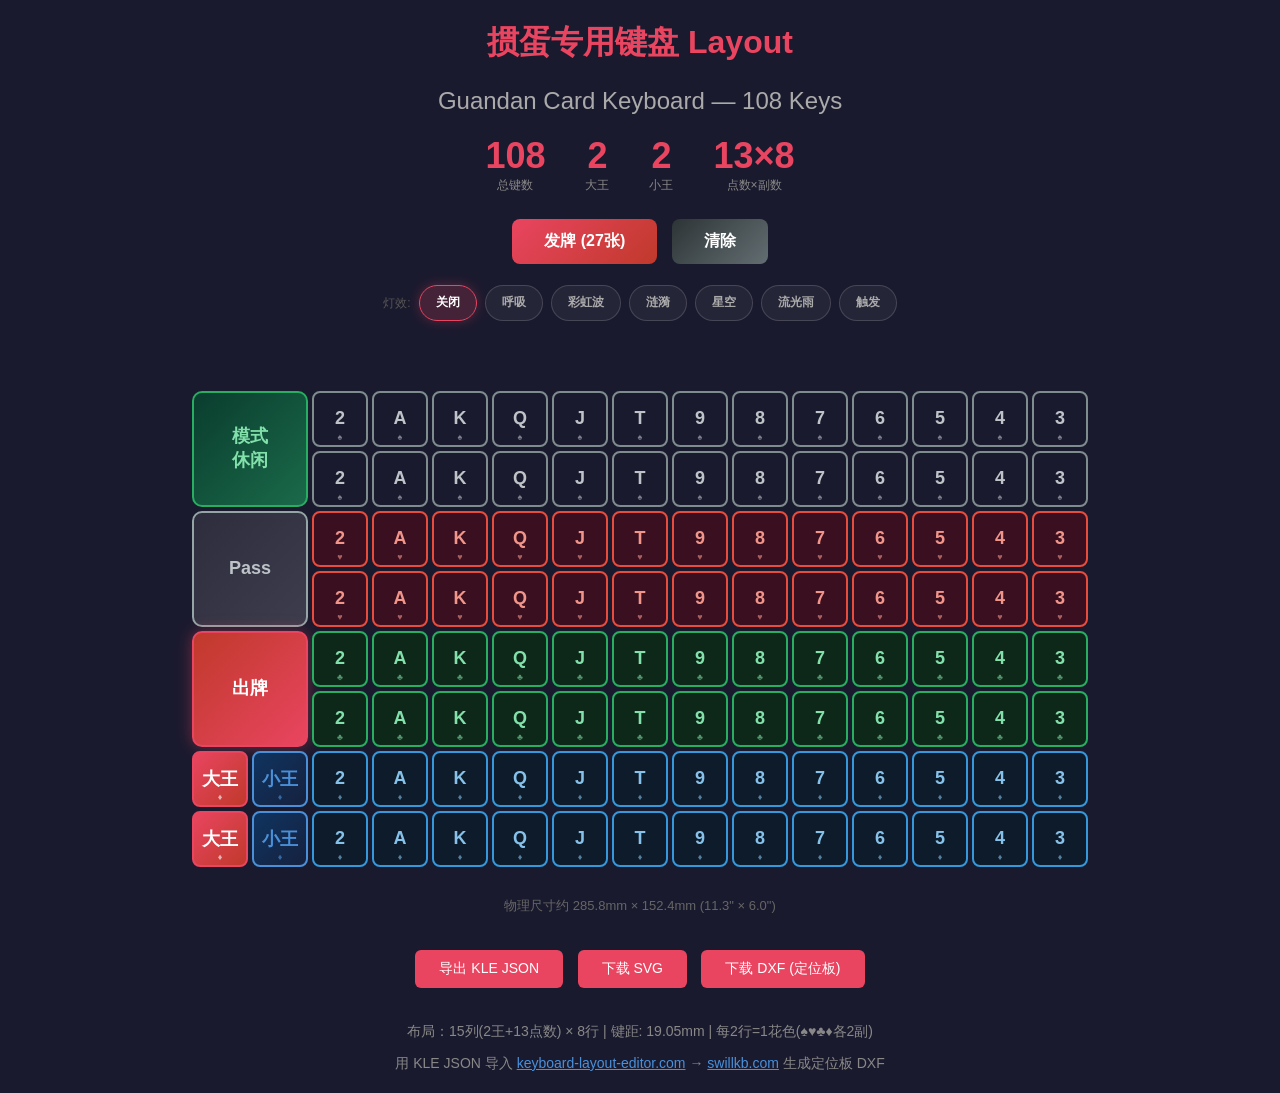
<file: guandan_keyboard_layout.html>
<!DOCTYPE html>
<html lang="zh">
<head>
<meta charset="UTF-8">
<title>掼蛋专用键盘 Layout</title>
<style>
  body { font-family: 'Segoe UI', Arial, sans-serif; background: #1a1a2e; color: #fff; margin: 20px; }
  h1 { text-align: center; color: #e94560; }
  h2 { text-align: center; color: #aaa; font-weight: normal; }
  .keyboard {
    display: grid;
    grid-template-columns: repeat(15, 56px);
    grid-template-rows: repeat(8, 56px);
    gap: 4px;
    margin: 30px auto;
    width: fit-content;
  }
  /* Integrated action buttons in joker empty area */
  .kb-action {
    border-radius: 10px; border: 2px solid;
    font-size: 15px; font-weight: 900;
    cursor: pointer; user-select: none;
    display: flex; align-items: center; justify-content: center;
    transition: all 0.2s; text-align: center;
    font-family: 'Segoe UI', Arial, sans-serif;
    line-height: 1.3; box-sizing: border-box;
  }
  .kb-action:hover { filter: brightness(1.3); }
  .kb-action:active { filter: brightness(0.9); }
  .kb-action.btn-mode {
    grid-column: 1 / 3; grid-row: 1 / 3;
    background: linear-gradient(135deg, #0a3d2e, #1a6a4a);
    border-color: #27ae60; color: #82e0aa;
    font-size: 18px;
  }
  .kb-action.btn-pass {
    grid-column: 1 / 3; grid-row: 3 / 5;
    background: linear-gradient(135deg, #2d2d3d, #3d3d4d);
    border-color: #95a5a6; color: #bdc3c7;
    font-size: 18px;
  }
  .kb-action.btn-play {
    grid-column: 1 / 3; grid-row: 5 / 7;
    background: linear-gradient(135deg, #c0392b, #e94560);
    border-color: #e94560; color: #fff;
    box-shadow: 0 0 16px rgba(233,69,96,0.4);
    font-size: 18px;
  }
  /* .row no longer used — keyboard is CSS Grid */
  .key {
    width: 56px; height: 56px;
    box-sizing: border-box;
    border: 2px solid;
    border-radius: 8px;
    display: flex; align-items: center; justify-content: center;
    font-size: 18px; font-weight: bold;
    cursor: pointer; user-select: none;
    transition: all 0.15s;
    position: relative;
  }
  .key:hover { box-shadow: 0 4px 12px rgba(0,0,0,0.4); filter: brightness(1.3); }
  .key .sub { position: absolute; bottom: 3px; font-size: 9px; opacity: 0.6; }

  /* Suit colors: 2 rows per suit */
  /* Spades ♠ - dark/silver */
  .suit-spade { background: #1a1a2e; border-color: #7f8c8d; color: #bdc3c7; }
  .suit-spade.big-joker { background: linear-gradient(135deg, #e94560, #c0392b); border-color: #e94560; color: #fff; }
  .suit-spade.small-joker { background: linear-gradient(135deg, #0f3460, #16213e); border-color: #4a90d9; color: #4a90d9; }

  /* Hearts ♥ - red */
  .suit-heart { background: #3a1020; border-color: #e74c3c; color: #f1948a; }
  .suit-heart.big-joker { background: linear-gradient(135deg, #e94560, #c0392b); border-color: #e94560; color: #fff; }
  .suit-heart.small-joker { background: linear-gradient(135deg, #0f3460, #16213e); border-color: #4a90d9; color: #4a90d9; }

  /* Clubs ♣ - green */
  .suit-club { background: #0d2818; border-color: #27ae60; color: #82e0aa; }
  .suit-club.big-joker { background: linear-gradient(135deg, #e94560, #c0392b); border-color: #e94560; color: #fff; }
  .suit-club.small-joker { background: linear-gradient(135deg, #0f3460, #16213e); border-color: #4a90d9; color: #4a90d9; }

  /* Diamonds ♦ - blue */
  .suit-diamond { background: #0d1b2a; border-color: #3498db; color: #85c1e9; }
  .suit-diamond.big-joker { background: linear-gradient(135deg, #e94560, #c0392b); border-color: #e94560; color: #fff; }
  .suit-diamond.small-joker { background: linear-gradient(135deg, #0f3460, #16213e); border-color: #4a90d9; color: #4a90d9; }

  .spacer { width: 56px; height: 56px; }

  .empty { width: 56px; height: 56px; box-sizing: border-box; border: 2px solid transparent; border-radius: 8px; }

  /* All keys start dark before dealing */
  .key.dark {
    opacity: 0.06;
    filter: grayscale(1) brightness(0.3);
  }

  /* Card landing — glow flash only, NO transform/scale/rotate */
  @keyframes cardLand {
    0%   { opacity: 0.3; box-shadow: 0 0 50px 20px currentColor; filter: brightness(2.5); }
    60%  { opacity: 1;   box-shadow: 0 0 24px 8px currentColor;  filter: brightness(1.8); }
    100% { opacity: 1;   box-shadow: 0 0 14px 3px currentColor;  filter: brightness(1.5) saturate(1.3); }
  }

  .key.dealing {
    animation: cardLand 0.4s ease-out forwards;
    z-index: 2;
  }

  /* Settled card — pure visual, zero transform */
  .key.lit {
    box-shadow: 0 0 14px 3px currentColor, inset 0 0 10px rgba(255,255,255,0.1);
    z-index: 2;
    filter: brightness(1.5) saturate(1.3);
    opacity: 1;
  }

  /* Undealt keys — visible grid */
  .key.dim {
    opacity: 0.25;
    filter: grayscale(0.6) brightness(0.5);
  }

  /* After sort compress */
  .key.sorted {
    box-shadow: 0 0 16px 4px currentColor, inset 0 0 12px rgba(255,255,255,0.15);
    filter: brightness(1.6) saturate(1.4);
  }

  /* Deal button */
  .deal-section { text-align: center; margin: 16px; }
  .deal-btn {
    background: linear-gradient(135deg, #e94560, #c0392b); color: #fff; border: none;
    padding: 12px 32px; border-radius: 8px; font-size: 16px; font-weight: bold;
    cursor: pointer; transition: all 0.2s; margin: 5px;
  }
  .deal-btn:hover { transform: scale(1.05); box-shadow: 0 4px 20px rgba(233,69,96,0.5); }
  .deal-btn.secondary { background: linear-gradient(135deg, #2d3436, #636e72); }
  .deal-btn.secondary:hover { box-shadow: 0 4px 20px rgba(99,110,114,0.5); }

  #hand-info {
    text-align: center; margin: 10px; color: #aaa; font-size: 14px;
    min-height: 24px;
  }

  .info { text-align: center; margin: 20px; color: #888; font-size: 14px; }
  .stats { display: flex; justify-content: center; gap: 40px; margin: 20px; }
  .stat { text-align: center; }
  .stat .num { font-size: 36px; color: #e94560; font-weight: bold; }
  .stat .label { font-size: 12px; color: #888; }

  .export-section { text-align: center; margin: 30px; }
  .export-section button {
    background: #e94560; color: #fff; border: none; padding: 10px 24px;
    border-radius: 6px; font-size: 14px; cursor: pointer; margin: 5px;
  }
  .export-section button:hover { background: #c0392b; }
  #kle-output {
    background: #16213e; color: #7fb3d8; padding: 16px; border-radius: 8px;
    font-family: monospace; font-size: 12px; white-space: pre-wrap;
    max-width: 1100px; margin: 16px auto; display: none; text-align: left;
    max-height: 400px; overflow-y: auto;
  }

  .dimensions {
    text-align: center; color: #666; font-size: 13px; margin-top: 10px;
  }

  /* === RGB Light Effects === */
  .rgb-bar {
    display: flex; justify-content: center; gap: 8px; margin: 16px;
    flex-wrap: wrap;
  }
  .rgb-btn {
    padding: 8px 16px; border-radius: 20px; border: 1.5px solid rgba(255,255,255,0.15);
    background: rgba(255,255,255,0.05); color: #aaa; font-size: 12px;
    cursor: pointer; transition: all 0.2s; font-weight: 600;
  }
  .rgb-btn:hover { border-color: rgba(255,255,255,0.4); color: #fff; }
  .rgb-btn.active { border-color: #e94560; color: #fff; background: rgba(233,69,96,0.2); box-shadow: 0 0 12px rgba(233,69,96,0.3); }

  /* Breathing — slow hue cycle on each key */
  @keyframes rgbBreathe {
    0%   { filter: brightness(0.6) saturate(0.8) hue-rotate(0deg); }
    25%  { filter: brightness(1.3) saturate(1.4) hue-rotate(60deg); }
    50%  { filter: brightness(1.6) saturate(1.6) hue-rotate(120deg); }
    75%  { filter: brightness(1.3) saturate(1.4) hue-rotate(240deg); }
    100% { filter: brightness(0.6) saturate(0.8) hue-rotate(360deg); }
  }
  .rgb-breathe .key {
    animation: rgbBreathe 4s ease-in-out infinite;
  }
  /* Stagger per key for wave feel */
  .rgb-breathe .key { animation-delay: calc(var(--ki) * 0.08s); }

  /* Rainbow Wave — horizontal sweep */
  @keyframes rgbWave {
    0%   { filter: brightness(1.2) hue-rotate(0deg); box-shadow: 0 0 8px 2px currentColor; }
    50%  { filter: brightness(1.8) hue-rotate(180deg); box-shadow: 0 0 16px 4px currentColor; }
    100% { filter: brightness(1.2) hue-rotate(360deg); box-shadow: 0 0 8px 2px currentColor; }
  }
  .rgb-wave .key {
    animation: rgbWave 3s ease-in-out infinite;
    animation-delay: calc(var(--ci) * 0.15s);
  }

  /* Ripple — radial pulse from center */
  @keyframes rgbRipple {
    0%   { filter: brightness(0.5); box-shadow: none; }
    50%  { filter: brightness(2) saturate(2) hue-rotate(var(--hue)); box-shadow: 0 0 20px 6px currentColor; }
    100% { filter: brightness(0.5); box-shadow: none; }
  }
  .rgb-ripple .key {
    animation: rgbRipple 2.5s ease-in-out infinite;
    animation-delay: calc(var(--dist) * 0.12s);
  }

  /* Starfield — random twinkle */
  @keyframes rgbStar {
    0%,100% { filter: brightness(0.4); opacity: 0.3; }
    50%     { filter: brightness(2) saturate(2) hue-rotate(var(--hue)); opacity: 1; box-shadow: 0 0 14px 4px currentColor; }
  }
  .rgb-star .key {
    animation: rgbStar 2s ease-in-out infinite;
    animation-delay: calc(var(--rand) * 3s);
  }

  /* Rain — top to bottom cascade */
  @keyframes rgbRain {
    0%   { filter: brightness(0.4); opacity: 0.2; }
    30%  { filter: brightness(1.8) saturate(1.5) hue-rotate(var(--hue)); opacity: 1; box-shadow: 0 0 12px 3px currentColor; }
    100% { filter: brightness(0.4); opacity: 0.2; }
  }
  .rgb-rain .key {
    animation: rgbRain 1.8s ease-out infinite;
    animation-delay: calc(var(--ri) * 0.2s + var(--ci) * 0.05s);
  }

  /* Reactive — only lit/sorted keys pulse */
  @keyframes rgbReact {
    0%,100% { filter: brightness(1.4) saturate(1.3); }
    50%     { filter: brightness(2) saturate(2) hue-rotate(30deg); box-shadow: 0 0 24px 8px currentColor; }
  }
  .rgb-reactive .key.lit,
  .rgb-reactive .key.sorted {
    animation: rgbReact 1.5s ease-in-out infinite;
    animation-delay: calc(var(--ci) * 0.1s);
  }
</style>
</head>
<body>

<h1>掼蛋专用键盘 Layout</h1>
<h2>Guandan Card Keyboard — 108 Keys</h2>

<div class="stats">
  <div class="stat"><div class="num">108</div><div class="label">总键数</div></div>
  <div class="stat"><div class="num">2</div><div class="label">大王</div></div>
  <div class="stat"><div class="num">2</div><div class="label">小王</div></div>
  <div class="stat"><div class="num">13×8</div><div class="label">点数×副数</div></div>
</div>

<div class="deal-section">
  <button class="deal-btn" onclick="dealHand()">发牌 (27张)</button>
  <button class="deal-btn secondary" onclick="clearHand()">清除</button>
</div>

<div class="rgb-bar" id="rgb-bar">
  <span style="color:#555;font-size:12px;line-height:36px;">灯效:</span>
  <button class="rgb-btn" onclick="setRGB('off')">关闭</button>
  <button class="rgb-btn" onclick="setRGB('breathe')">呼吸</button>
  <button class="rgb-btn" onclick="setRGB('wave')">彩虹波</button>
  <button class="rgb-btn" onclick="setRGB('ripple')">涟漪</button>
  <button class="rgb-btn" onclick="setRGB('star')">星空</button>
  <button class="rgb-btn" onclick="setRGB('rain')">流光雨</button>
  <button class="rgb-btn" onclick="setRGB('reactive')">触发</button>
</div>
<div id="hand-info"></div>

<div class="keyboard" id="keyboard"></div>

<div class="dimensions" id="dims"></div>

<div class="export-section">
  <button onclick="showKLE()">导出 KLE JSON</button>
  <button onclick="downloadSVG()">下载 SVG</button>
  <button onclick="downloadDXF()">下载 DXF (定位板)</button>
  <div id="kle-output"></div>
</div>

<div class="info">
  <p>布局：15列(2王+13点数) × 8行 | 键距: 19.05mm | 每2行=1花色(♠♥♣♦各2副)</p>
  <p>用 KLE JSON 导入 <a href="http://www.keyboard-layout-editor.com" style="color:#4a90d9">keyboard-layout-editor.com</a> →
  <a href="http://builder.swillkb.com" style="color:#4a90d9">swillkb.com</a> 生成定位板 DXF</p>
</div>

<script>
// Order: 大王 小王 2 A K Q J T 9 8 7 6 5 4 3
const RANKS = ['2','A','K','Q','J','T','9','8','7','6','5','4','3'];

// 4 suits × 2 rows each = 8 rows
const SUITS = [
  { name: '♠', cls: 'suit-spade',   label: '♠' },
  { name: '♥', cls: 'suit-heart',   label: '♥' },
  { name: '♣', cls: 'suit-club',    label: '♣' },
  { name: '♦', cls: 'suit-diamond', label: '♦' },
];

const MODES = ['休闲','训练','竞技'];
let currentMode = 0;

function buildKeyboard() {
  const kb = document.getElementById('keyboard');

  // Action buttons in joker empty area (cols 0-1, rows 0-5)
  const modeBtn = document.createElement('div');
  modeBtn.className = 'kb-action btn-mode';
  modeBtn.id = 'mode-btn';
  modeBtn.textContent = '模式\n' + MODES[currentMode];
  modeBtn.style.whiteSpace = 'pre-line';
  modeBtn.onclick = () => {
    currentMode = (currentMode + 1) % MODES.length;
    modeBtn.textContent = '模式\n' + MODES[currentMode];
    SFX.play('click');
  };
  kb.appendChild(modeBtn);

  const passBtn = document.createElement('div');
  passBtn.className = 'kb-action btn-pass';
  passBtn.textContent = 'Pass';
  passBtn.onclick = () => SFX.play('click');
  kb.appendChild(passBtn);

  const playBtn = document.createElement('div');
  playBtn.className = 'kb-action btn-play';
  playBtn.textContent = '出牌';
  playBtn.onclick = () => SFX.play('deal');
  kb.appendChild(playBtn);

  // Build card keys with explicit grid positions
  let rowIdx = 0;
  for (const suit of SUITS) {
    for (let dup = 0; dup < 2; dup++) {
      const r = rowIdx;

      // Joker keys at rows 6-7 only (row 7 = last row, used by 出牌 area? No, jokers at row index 6-7 = grid-row 7-8)
      if (r >= 6) {
        const bk = makeKey('大王', `${suit.cls} big-joker`, suit.label, r, 0);
        bk.style.gridColumn = '1'; bk.style.gridRow = String(r + 1);
        kb.appendChild(bk);
        const sk = makeKey('小王', `${suit.cls} small-joker`, suit.label, r, 1);
        sk.style.gridColumn = '2'; sk.style.gridRow = String(r + 1);
        kb.appendChild(sk);
      }

      // 13 rank keys (cols 2-14 → grid-column 3-15)
      for (let ci = 0; ci < RANKS.length; ci++) {
        const k = makeKey(RANKS[ci], suit.cls, suit.label, r, ci + 2);
        k.style.gridColumn = String(ci + 3);
        k.style.gridRow = String(r + 1);
        kb.appendChild(k);
      }
      rowIdx++;
    }
  }

  // Dimensions
  const TOTAL_COLS = 15;
  const mmW = (TOTAL_COLS * 19.05).toFixed(1);
  const mmH = (8 * 19.05).toFixed(1);
  document.getElementById('dims').textContent =
    `物理尺寸约 ${mmW}mm × ${mmH}mm (${(mmW/25.4).toFixed(1)}" × ${(mmH/25.4).toFixed(1)}")`;
}

let keyIndex = 0;
function makeKey(label, cls, sub, row, col) {
  const key = document.createElement('div');
  key.className = `key ${cls}`;
  key.dataset.idx = keyIndex++;
  key.dataset.card = label;
  key.dataset.suit = sub || '';
  key.dataset.row = row;
  key.dataset.col = col;
  key.textContent = label;
  if (sub) {
    const s = document.createElement('span');
    s.className = 'sub';
    s.textContent = sub;
    key.appendChild(s);
  }
  return key;
}

function makeSpacer() {
  const s = document.createElement('div');
  s.className = 'spacer';
  return s;
}

function makeEmpty() {
  const s = document.createElement('div');
  s.className = 'empty';
  return s;
}

// KLE JSON generation
function generateKLE() {
  const rows = [];
  rows.push({name: "掼蛋键盘 Guandan Keyboard", author: "CRAYXUS"});

  const suitColors = [
    { bg: "#1a1a2e", fg: "#bdc3c7" }, // spade
    { bg: "#3a1020", fg: "#f1948a" }, // heart
    { bg: "#0d2818", fg: "#82e0aa" }, // club
    { bg: "#0d1b2a", fg: "#85c1e9" }, // diamond
  ];

  let rowIdx = 0;
  for (let s = 0; s < 4; s++) {
    for (let dup = 0; dup < 2; dup++) {
      rowIdx++;
      const row = [];
      const sc = suitColors[s];

      // Joker keys (only last 2 rows: 7-8)
      if (rowIdx >= 7) {
        row.push({c: "#c0392b", t: "#ffffff"});
        row.push("大王");
        row.push({c: "#0f3460", t: "#4a90d9"});
        row.push("小王");
      } else {
        row.push({x: 2}); // skip 2 columns
      }

      // 13 rank keys
      row.push({c: sc.bg, t: sc.fg});
      for (const rank of RANKS) {
        row.push(rank);
      }
      rows.push(row);
    }
  }

  return JSON.stringify(rows, null, 2);
}

function showKLE() {
  const el = document.getElementById('kle-output');
  if (el.style.display === 'block') { el.style.display = 'none'; return; }
  el.textContent = generateKLE();
  el.style.display = 'block';
}

// SVG download
function downloadSVG() {
  const U = 60;
  const GAP = 4;
  const COLS = 15;
  const ROWS = 8;
  const W = COLS * U;
  const H = ROWS * U;

  const suitStyles = [
    { fill: '#1a1a2e', stroke: '#7f8c8d', text: '#bdc3c7', sym: '♠' },
    { fill: '#3a1020', stroke: '#e74c3c', text: '#f1948a', sym: '♥' },
    { fill: '#0d2818', stroke: '#27ae60', text: '#82e0aa', sym: '♣' },
    { fill: '#0d1b2a', stroke: '#3498db', text: '#85c1e9', sym: '♦' },
  ];

  let svg = `<?xml version="1.0" encoding="UTF-8"?>
<svg xmlns="http://www.w3.org/2000/svg" width="${W}" height="${H}" viewBox="0 0 ${W} ${H}">
<rect width="${W}" height="${H}" fill="#1a1a2e"/>
<style>
  .key-bg { rx: 4; ry: 4; stroke-width: 1.5; }
  .key-label { font-family: Arial, sans-serif; font-weight: bold; text-anchor: middle; dominant-baseline: central; }
  .key-sub { font-family: Arial, sans-serif; font-size: 8px; text-anchor: middle; opacity: 0.5; }
</style>
`;

  function addKey(x, y, label, fill, stroke, textColor, sub) {
    const kx = x * U + GAP/2, ky = y * U + GAP/2;
    const kw = U - GAP, kh = U - GAP;
    svg += `<rect class="key-bg" x="${kx}" y="${ky}" width="${kw}" height="${kh}" fill="${fill}" stroke="${stroke}"/>
<text class="key-label" x="${kx+kw/2}" y="${ky+kh/2}" fill="${textColor}" font-size="${label.length > 1 ? 14 : 20}">${label}</text>
<text class="key-sub" x="${kx+kw/2}" y="${ky+kh-8}" fill="${textColor}">${sub}</text>
`;
  }

  let rowIdx = 0;
  for (let s = 0; s < 4; s++) {
    const st = suitStyles[s];
    for (let dup = 0; dup < 2; dup++) {
      const y = rowIdx;
      // Jokers (only last 2 rows: 6,7)
      if (rowIdx >= 6) {
        addKey(0, y, '大王', '#c0392b', '#e94560', '#fff', st.sym);
        addKey(1, y, '小王', '#0f3460', '#4a90d9', '#4a90d9', st.sym);
      }
      // 13 rank keys starting at column 2
      for (let r = 0; r < RANKS.length; r++) {
        addKey(r + 2, y, RANKS[r], st.fill, st.stroke, st.text, st.sym);
      }
      rowIdx++;
    }
  }

  svg += '</svg>';
  const blob = new Blob([svg], {type: 'image/svg+xml'});
  const a = document.createElement('a');
  a.href = URL.createObjectURL(blob);
  a.download = 'guandan_keyboard.svg';
  a.click();
}

// DXF for plate cutouts (MX switch 14mm)
function downloadDXF() {
  const U = 19.05;
  const CUTOUT = 14;
  const COLS = 15;
  const ROWS = 8;

  let dxf = `0\nSECTION\n2\nENTITIES\n`;

  function addRect(cx, cy) {
    const x1 = cx - CUTOUT/2, y1 = cy - CUTOUT/2;
    const x2 = cx + CUTOUT/2, y2 = cy + CUTOUT/2;
    dxf += `0\nLINE\n8\n0\n10\n${x1}\n20\n${y1}\n11\n${x2}\n21\n${y1}\n`;
    dxf += `0\nLINE\n8\n0\n10\n${x2}\n20\n${y1}\n11\n${x2}\n21\n${y2}\n`;
    dxf += `0\nLINE\n8\n0\n10\n${x2}\n20\n${y2}\n11\n${x1}\n21\n${y2}\n`;
    dxf += `0\nLINE\n8\n0\n10\n${x1}\n20\n${y2}\n11\n${x1}\n21\n${y1}\n`;
  }

  // Joker columns (only last 2 rows: 6-7)
  for (let row = 6; row < 8; row++) {
    addRect(0.5 * U, (row + 0.5) * U);
    addRect(1.5 * U, (row + 0.5) * U);
  }

  // 13 rank columns for all 8 rows
  for (let row = 0; row < ROWS; row++) {
    for (let col = 2; col < COLS; col++) {
      addRect((col + 0.5) * U, (row + 0.5) * U);
    }
  }

  // Outer border
  const ow = COLS * U, oh = ROWS * U, pad = 5;
  dxf += `0\nLINE\n8\n1\n10\n${-pad}\n20\n${-pad}\n11\n${ow+pad}\n21\n${-pad}\n`;
  dxf += `0\nLINE\n8\n1\n10\n${ow+pad}\n20\n${-pad}\n11\n${ow+pad}\n21\n${oh+pad}\n`;
  dxf += `0\nLINE\n8\n1\n10\n${ow+pad}\n20\n${oh+pad}\n11\n${-pad}\n21\n${oh+pad}\n`;
  dxf += `0\nLINE\n8\n1\n10\n${-pad}\n20\n${oh+pad}\n11\n${-pad}\n21\n${-pad}\n`;
  dxf += `0\nENDSEC\n0\nEOF\n`;

  const blob = new Blob([dxf], {type: 'application/dxf'});
  const a = document.createElement('a');
  a.href = URL.createObjectURL(blob);
  a.download = 'guandan_plate.dxf';
  a.click();
}

buildKeyboard();

// === Deal Hand Feature ===
function buildDeck() {
  // 108 cards: 2大王 + 2小王 + 4suits × 2decks × 13ranks
  // Each card maps to a key index on the keyboard
  const allKeys = document.querySelectorAll('.key');
  const deck = [];
  allKeys.forEach(k => {
    deck.push({ idx: k.dataset.idx, card: k.dataset.card, suit: k.dataset.suit, el: k });
  });
  return deck;
}

function shuffle(arr) {
  for (let i = arr.length - 1; i > 0; i--) {
    const j = Math.floor(Math.random() * (i + 1));
    [arr[i], arr[j]] = [arr[j], arr[i]];
  }
  return arr;
}

const ROW_H = 60; // 56px key + 4px gap
let dealTimer = null;

function dealHand() {
  // Cancel any ongoing deal
  if (dealTimer) { clearTimeout(dealTimer); dealTimer = null; }

  const deck = buildDeck();
  const allKeys = document.querySelectorAll('.key');

  // Reset everything
  allKeys.forEach(k => {
    k.classList.remove('lit', 'dim', 'dark', 'dealing', 'landed', 'sorted');
    k.style.transition = 'none';
    k.style.transform = '';
    k.style.animation = '';
  });

  // Force reflow
  void document.body.offsetHeight;

  // Phase 0: All keys go dark — empty table
  allKeys.forEach(k => { k.classList.add('dark'); });

  // Shuffle full deck, take 27
  shuffle(deck);
  const hand = deck.slice(0, 27);
  const handSet = new Set(hand.map(c => c.idx));

  // Phase 1: Deal one by one in random order (like real dealing)
  // Keep the shuffled order — feels natural
  const DEAL_INTERVAL = 800; // ms between each card — 慢慢摸牌

  hand.forEach((c, i) => {
    dealTimer = setTimeout(() => {
      // Card lands with glow
      c.el.classList.remove('dark');
      c.el.style.animation = 'none'; // reset animation
      void c.el.offsetHeight; // force reflow
      c.el.classList.add('dealing');

      // After glow animation, settle to clean lit state
      setTimeout(() => {
        c.el.classList.remove('dealing');
        c.el.style.animation = '';
        c.el.classList.add('lit');
      }, 420);

      // Update counter live
      document.getElementById('hand-info').textContent =
        `发牌中... ${i + 1} / 27`;
    }, i * DEAL_INTERVAL);
  });

  // Phase 2: After all cards dealt, show summary, pause, then compress
  const allDealtTime = hand.length * DEAL_INTERVAL + 500;

  dealTimer = setTimeout(() => {
    // Show hand summary
    const counts = {};
    hand.forEach(c => { counts[c.card] = (counts[c.card] || 0) + 1; });
    const order = ['大王','小王','2','A','K','Q','J','T','9','8','7','6','5','4','3'];
    const summary = order
      .filter(r => counts[r])
      .map(r => `${r}×${counts[r]}`)
      .join('  ');
    document.getElementById('hand-info').textContent = `手牌 (27张): ${summary}`;

    // Dim undealt keys
    allKeys.forEach(k => {
      if (k.classList.contains('dark')) {
        k.classList.remove('dark');
        k.style.transition = 'all 0.5s';
        k.classList.add('dim');
      }
    });

    // Phase 3: Clean all animation state, then compress after 1.5s
    allKeys.forEach(k => {
      k.style.animation = '';
    });

    dealTimer = setTimeout(() => {
      document.getElementById('hand-info').textContent += '  ✦ 理牌中...';
      sortAnimation(handSet, () => {
        document.getElementById('hand-info').textContent = `手牌 (27张): ${summary}  ✦ 理牌完成`;
      });
    }, 1500);
  }, allDealtTime);
}

function sortAnimation(handSet, onDone) {
  const allKeys = document.querySelectorAll('.key');

  // Group keys by column
  const columns = {};
  allKeys.forEach(k => {
    const col = parseInt(k.dataset.col);
    const row = parseInt(k.dataset.row);
    if (!columns[col]) columns[col] = [];
    columns[col].push({ el: k, row, isLit: handSet.has(k.dataset.idx) });
  });

  let colDelay = 0;
  let maxDelay = 0;
  const colOrder = Object.keys(columns).map(Number).sort((a, b) => a - b);

  for (const col of colOrder) {
    const keys = columns[col].sort((a, b) => a.row - b.row);
    const litInCol = keys.filter(k => k.isLit);
    const dimInCol = keys.filter(k => !k.isLit);

    if (litInCol.length === 0 || litInCol.length === keys.length) continue;

    // Collect actual row positions in this column (e.g. jokers only have [6,7])
    const slots = keys.map(k => k.row).sort((a, b) => a - b);
    const delay = colDelay * 60;
    maxDelay = Math.max(maxDelay, delay);

    // Dim keys float to top slots
    dimInCol.forEach((k, i) => {
      const shift = (slots[i] - k.row) * ROW_H;
      setTimeout(() => {
        k.el.style.transition = 'transform 0.45s cubic-bezier(0.22, 1, 0.36, 1)';
        k.el.style.transform = `translateY(${shift}px)`;
      }, delay);
    });

    // Lit keys fall to bottom slots
    litInCol.forEach((k, i) => {
      const targetRow = slots[dimInCol.length + i];
      const shift = (targetRow - k.row) * ROW_H;
      setTimeout(() => {
        k.el.style.transition = 'transform 0.45s cubic-bezier(0.22, 1, 0.36, 1)';
        k.el.style.transform = `translateY(${shift}px)`;
        k.el.classList.add('sorted');
        k.el.classList.remove('lit');
      }, delay);
    });

    colDelay++;
  }

  if (onDone) {
    setTimeout(onDone, maxDelay + 500);
  }
}

function clearHand() {
  if (dealTimer) { clearTimeout(dealTimer); dealTimer = null; }

  const allKeys = document.querySelectorAll('.key');
  // Animate everything back
  allKeys.forEach(k => {
    k.style.transition = 'all 0.5s cubic-bezier(0.22, 1, 0.36, 1)';
    k.style.transform = '';
  });
  setTimeout(() => {
    allKeys.forEach(k => {
      k.classList.remove('lit', 'dim', 'dark', 'dealing', 'sorted');
      k.style.transition = 'all 0.15s';
      k.style.animation = '';
      k.style.transform = '';
    });
  }, 550);
  document.getElementById('hand-info').textContent = '';
}

// ===== RGB Light Effects =====
const RGB_MODES = ['off','breathe','wave','ripple','star','rain','reactive'];
let currentRGB = 'off';

function setRGB(mode) {
  const kb = document.getElementById('keyboard');
  // Remove all rgb classes
  RGB_MODES.forEach(m => kb.classList.remove(`rgb-${m}`));
  // Update button states
  document.querySelectorAll('.rgb-btn').forEach(b => b.classList.remove('active'));

  currentRGB = mode;
  if (mode !== 'off') {
    // Set CSS custom properties on each key for animation delays
    _setKeyVars();
    kb.classList.add(`rgb-${mode}`);
  }

  // Highlight active button
  const btns = document.querySelectorAll('.rgb-btn');
  const idx = RGB_MODES.indexOf(mode);
  if (idx >= 0 && btns[idx]) btns[idx].classList.add('active');

  SFX.play('click');
}

function _setKeyVars() {
  const keys = document.querySelectorAll('.key');
  const cols = 15, rows = 8;
  const cx = 7, cy = 3.5; // center of grid
  let ki = 0;
  keys.forEach(k => {
    const col = parseInt(k.dataset.col) || 0;
    const row = parseInt(k.dataset.row) || 0;
    // --ki: key index (for breathe stagger)
    k.style.setProperty('--ki', ki++);
    // --ci: column index (for wave)
    k.style.setProperty('--ci', col);
    // --ri: row index (for rain)
    k.style.setProperty('--ri', row);
    // --dist: distance from center (for ripple)
    const dist = Math.sqrt((col - cx) ** 2 + (row - cy) ** 2);
    k.style.setProperty('--dist', dist.toFixed(2));
    // --rand: random 0-1 (for starfield)
    k.style.setProperty('--rand', Math.random().toFixed(3));
    // --hue: position-based hue
    k.style.setProperty('--hue', `${(col * 24 + row * 45) % 360}deg`);
  });
}

// ===== Sound Effects (Web Audio API) =====
const SFX = {
  ctx: null,
  _init() {
    if (!this.ctx) this.ctx = new (window.AudioContext || window.webkitAudioContext)();
    return this.ctx;
  },
  play(type) {
    try {
      const ctx = this._init();
      const osc = ctx.createOscillator();
      const gain = ctx.createGain();
      osc.connect(gain);
      gain.connect(ctx.destination);
      const t = ctx.currentTime;

      switch(type) {
        case 'deal': // card slap — short noise burst
          osc.type = 'square';
          osc.frequency.setValueAtTime(200, t);
          osc.frequency.exponentialRampToValueAtTime(80, t + 0.06);
          gain.gain.setValueAtTime(0.15, t);
          gain.gain.exponentialRampToValueAtTime(0.001, t + 0.08);
          osc.start(t);
          osc.stop(t + 0.08);
          break;

        case 'sort': // whoosh sweep
          osc.type = 'sawtooth';
          osc.frequency.setValueAtTime(800, t);
          osc.frequency.exponentialRampToValueAtTime(200, t + 0.3);
          gain.gain.setValueAtTime(0.08, t);
          gain.gain.exponentialRampToValueAtTime(0.001, t + 0.35);
          osc.start(t);
          osc.stop(t + 0.35);
          break;

        case 'sortDone': // completion chime — two-tone
          osc.type = 'sine';
          osc.frequency.setValueAtTime(523, t); // C5
          osc.frequency.setValueAtTime(659, t + 0.12); // E5
          gain.gain.setValueAtTime(0.12, t);
          gain.gain.exponentialRampToValueAtTime(0.001, t + 0.3);
          osc.start(t);
          osc.stop(t + 0.3);
          break;

        case 'click': // UI click
          osc.type = 'sine';
          osc.frequency.setValueAtTime(1200, t);
          osc.frequency.exponentialRampToValueAtTime(800, t + 0.03);
          gain.gain.setValueAtTime(0.06, t);
          gain.gain.exponentialRampToValueAtTime(0.001, t + 0.05);
          osc.start(t);
          osc.stop(t + 0.05);
          break;

        case 'clear': // reset sweep down
          osc.type = 'triangle';
          osc.frequency.setValueAtTime(600, t);
          osc.frequency.exponentialRampToValueAtTime(100, t + 0.25);
          gain.gain.setValueAtTime(0.08, t);
          gain.gain.exponentialRampToValueAtTime(0.001, t + 0.3);
          osc.start(t);
          osc.stop(t + 0.3);
          break;
      }
    } catch(e) {}
  }
};

// Patch dealHand to add sound
const _origDealHand = dealHand;
dealHand = function() {
  _origDealHand();
  // Sound is played inside deal loop, patch the timer callbacks
};

// Add sounds to deal/sort/clear - rewrite dealHand with SFX
(function(){
  const origDeal = window.dealHand;
  // We'll hook into the existing functions by wrapping setTimeout calls
  // Actually, let's just add sounds at key points by patching

  // Override dealHand to add deal sounds
  const _baseDealHand = function() {
    if (dealTimer) { clearTimeout(dealTimer); dealTimer = null; }
    const deck = buildDeck();
    const allKeys = document.querySelectorAll('.key');
    allKeys.forEach(k => {
      k.classList.remove('lit', 'dim', 'dark', 'dealing', 'sorted');
      k.style.transition = 'none';
      k.style.transform = '';
      k.style.animation = '';
    });
    void document.body.offsetHeight;
    allKeys.forEach(k => { k.classList.add('dark'); });

    shuffle(deck);
    const hand = deck.slice(0, 27);
    const handSet = new Set(hand.map(c => c.idx));
    const DEAL_INTERVAL = 800;

    hand.forEach((c, i) => {
      dealTimer = setTimeout(() => {
        c.el.classList.remove('dark');
        c.el.style.animation = 'none';
        void c.el.offsetHeight;
        c.el.classList.add('dealing');
        SFX.play('deal'); // card slap sound
        setTimeout(() => {
          c.el.classList.remove('dealing');
          c.el.style.animation = '';
          c.el.classList.add('lit');
        }, 420);
        document.getElementById('hand-info').textContent = `发牌中... ${i + 1} / 27`;
      }, i * DEAL_INTERVAL);
    });

    const allDealtTime = hand.length * DEAL_INTERVAL + 500;
    dealTimer = setTimeout(() => {
      const counts = {};
      hand.forEach(c => { counts[c.card] = (counts[c.card] || 0) + 1; });
      const order = ['大王','小王','2','A','K','Q','J','T','9','8','7','6','5','4','3'];
      const summary = order.filter(r => counts[r]).map(r => `${r}×${counts[r]}`).join('  ');
      document.getElementById('hand-info').textContent = `手牌 (27张): ${summary}`;
      allKeys.forEach(k => {
        if (k.classList.contains('dark')) {
          k.classList.remove('dark');
          k.style.transition = 'all 0.5s';
          k.classList.add('dim');
        }
      });
      allKeys.forEach(k => { k.style.animation = ''; });
      dealTimer = setTimeout(() => {
        document.getElementById('hand-info').textContent += '  ✦ 理牌中...';
        SFX.play('sort'); // whoosh
        sortAnimation(handSet, () => {
          document.getElementById('hand-info').textContent = `手牌 (27张): ${summary}  ✦ 理牌完成`;
          SFX.play('sortDone'); // chime
        });
      }, 1500);
    }, allDealtTime);
  };

  window.dealHand = _baseDealHand;

  // Patch clearHand
  const _origClear = window.clearHand;
  window.clearHand = function() {
    SFX.play('clear');
    _origClear();
  };
})();

// Init button state
setRGB('off');
</script>
</body>
</html>
</file>
